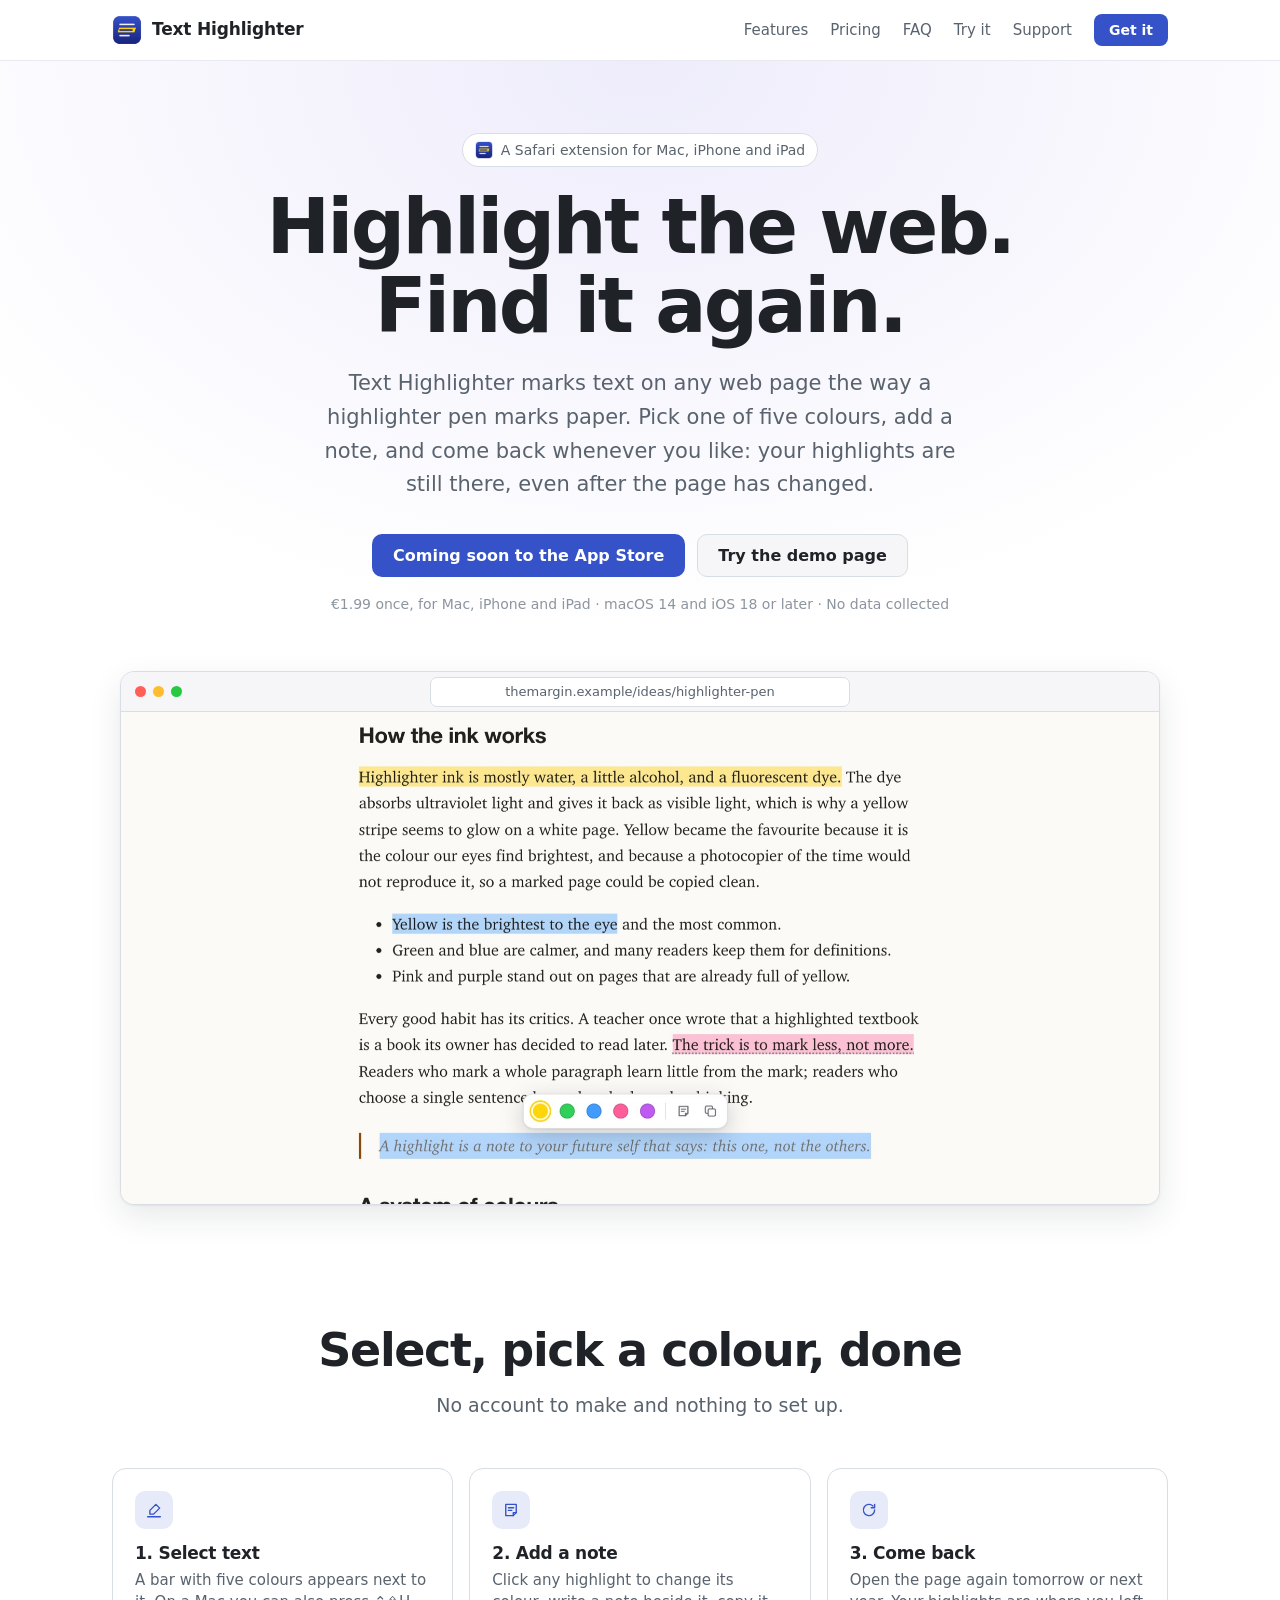
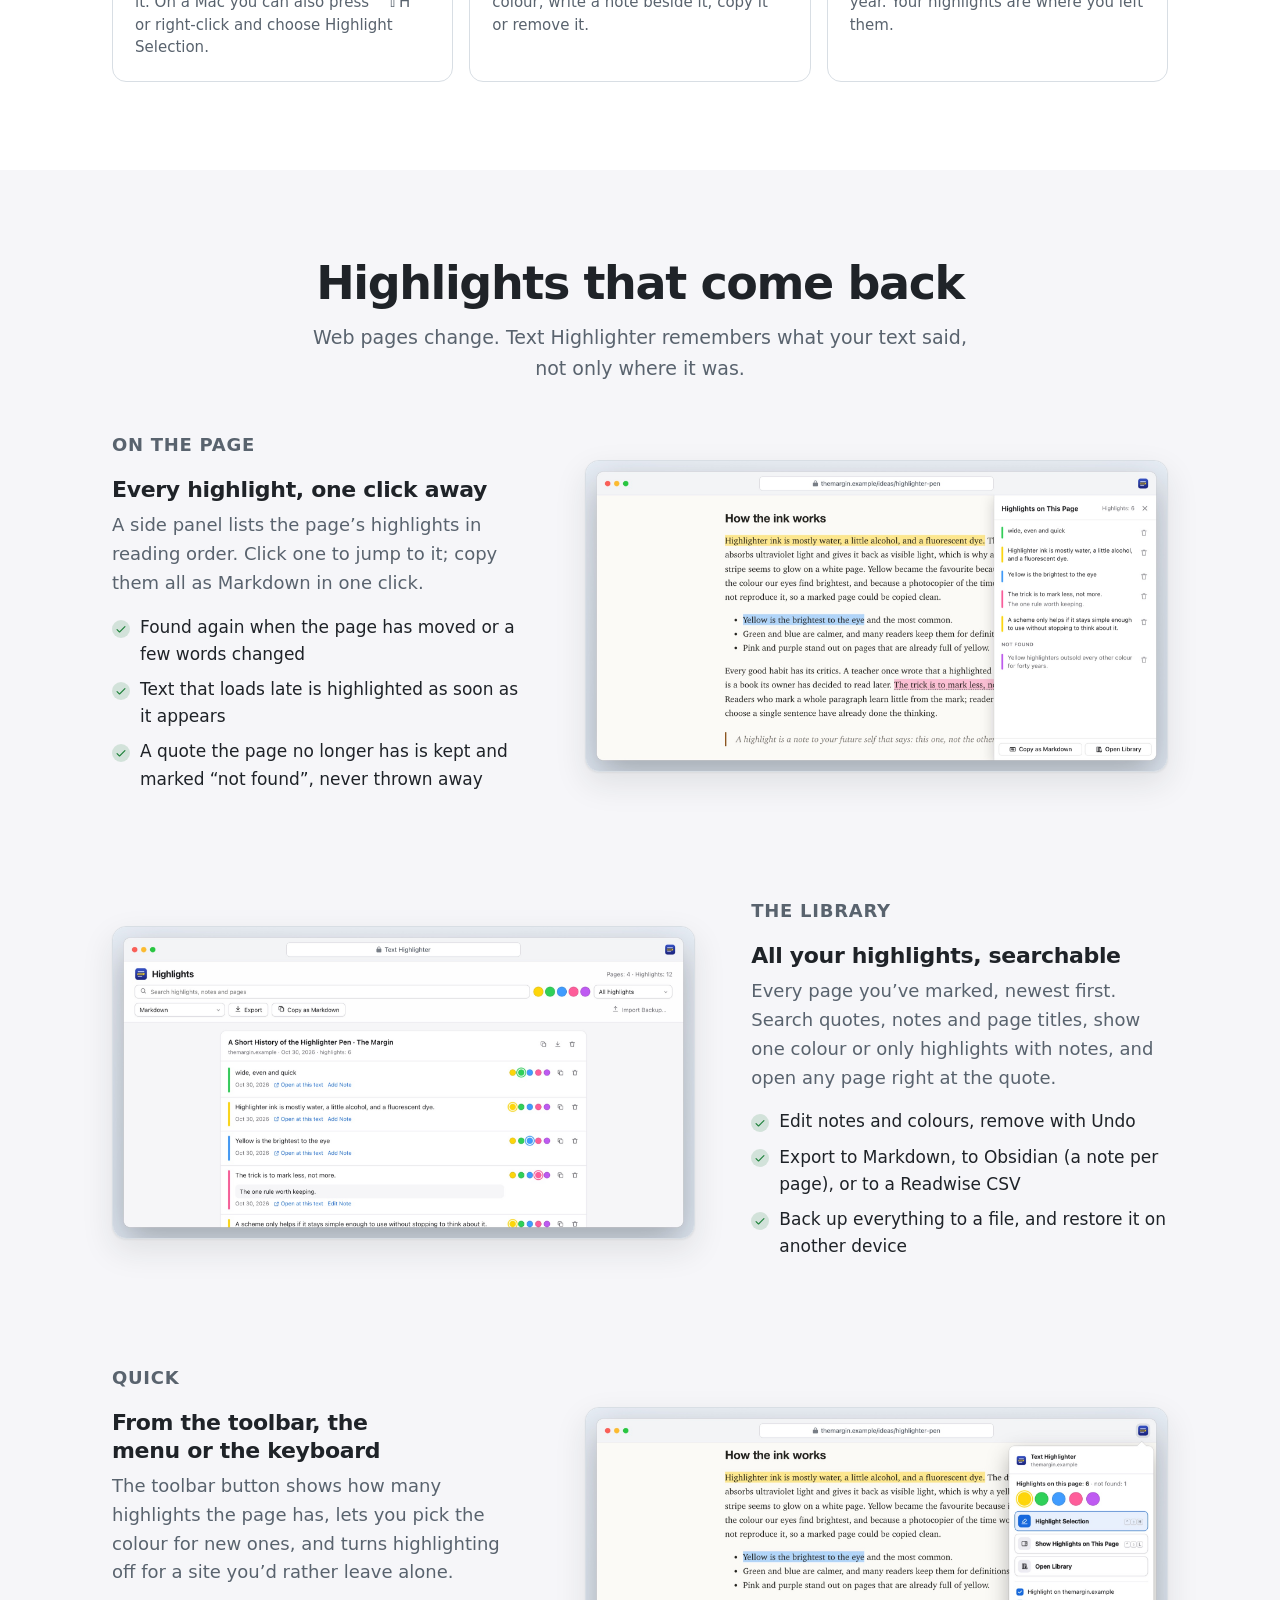
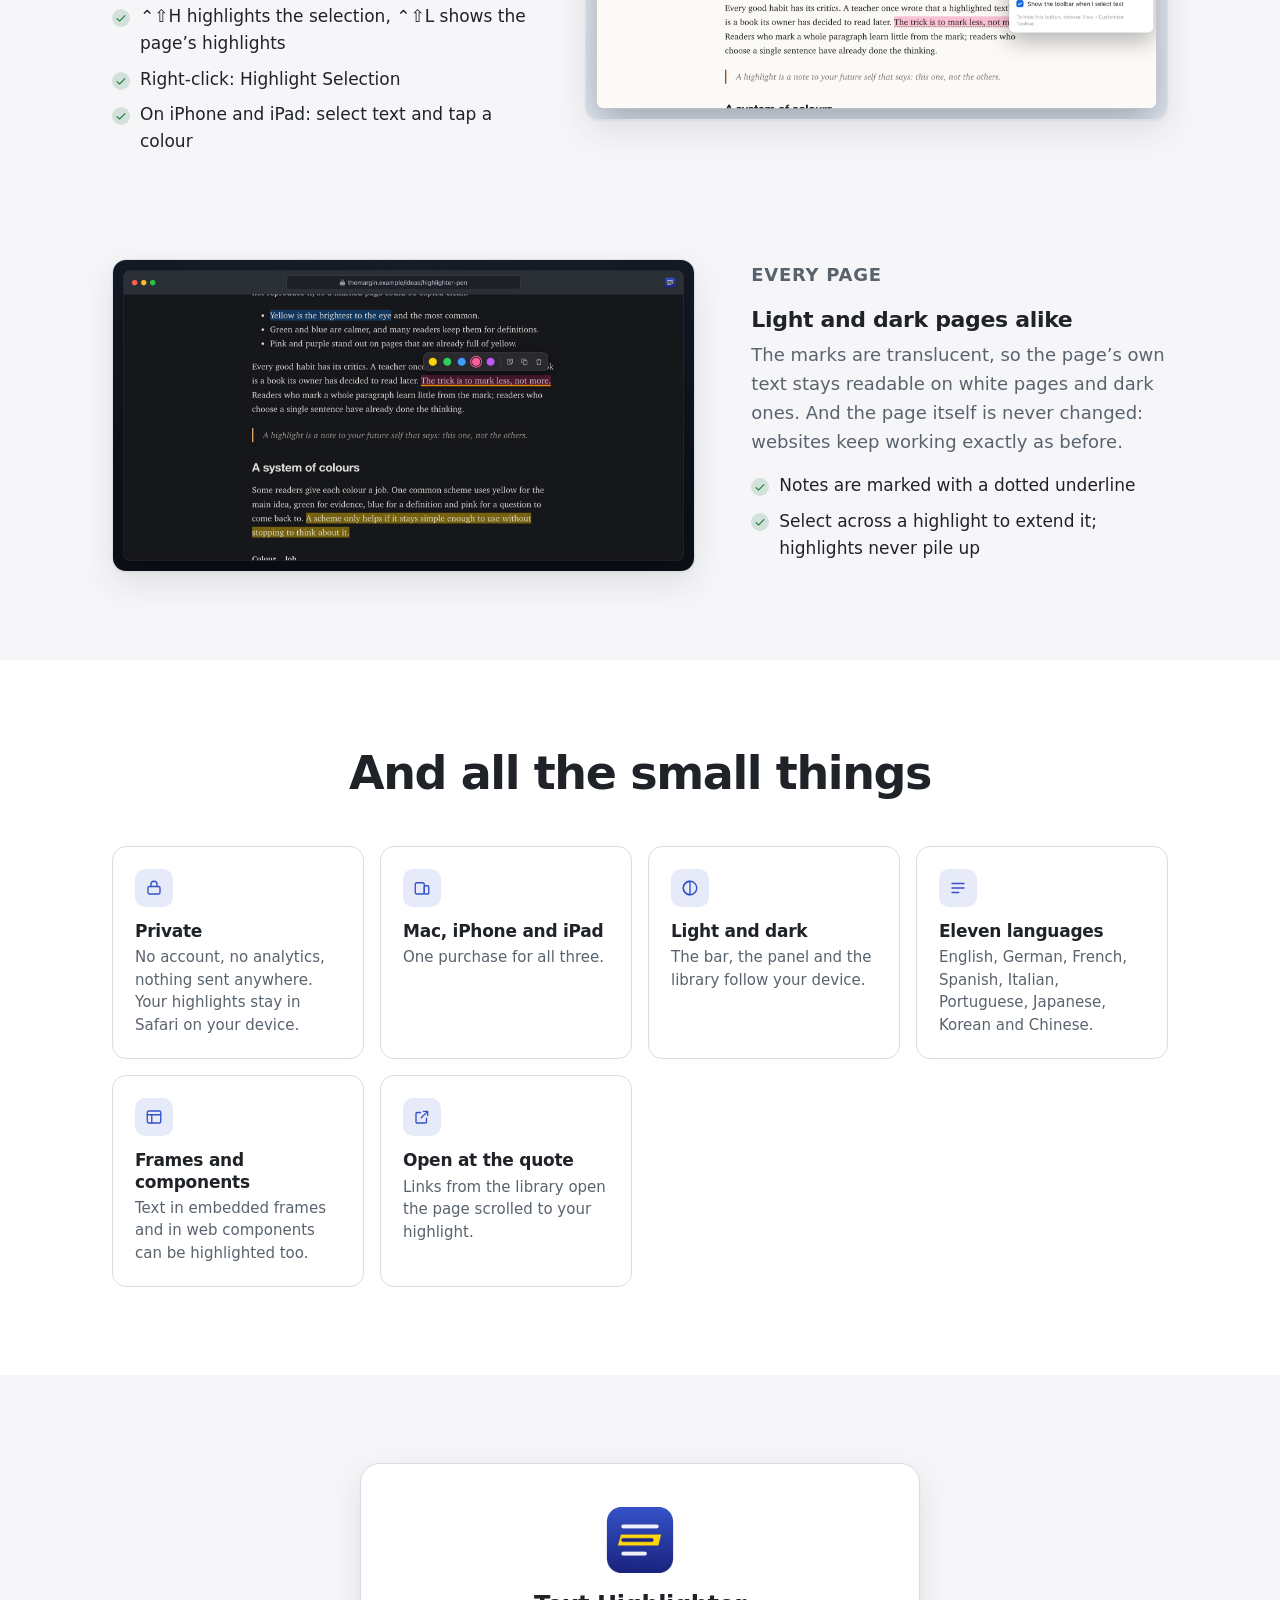
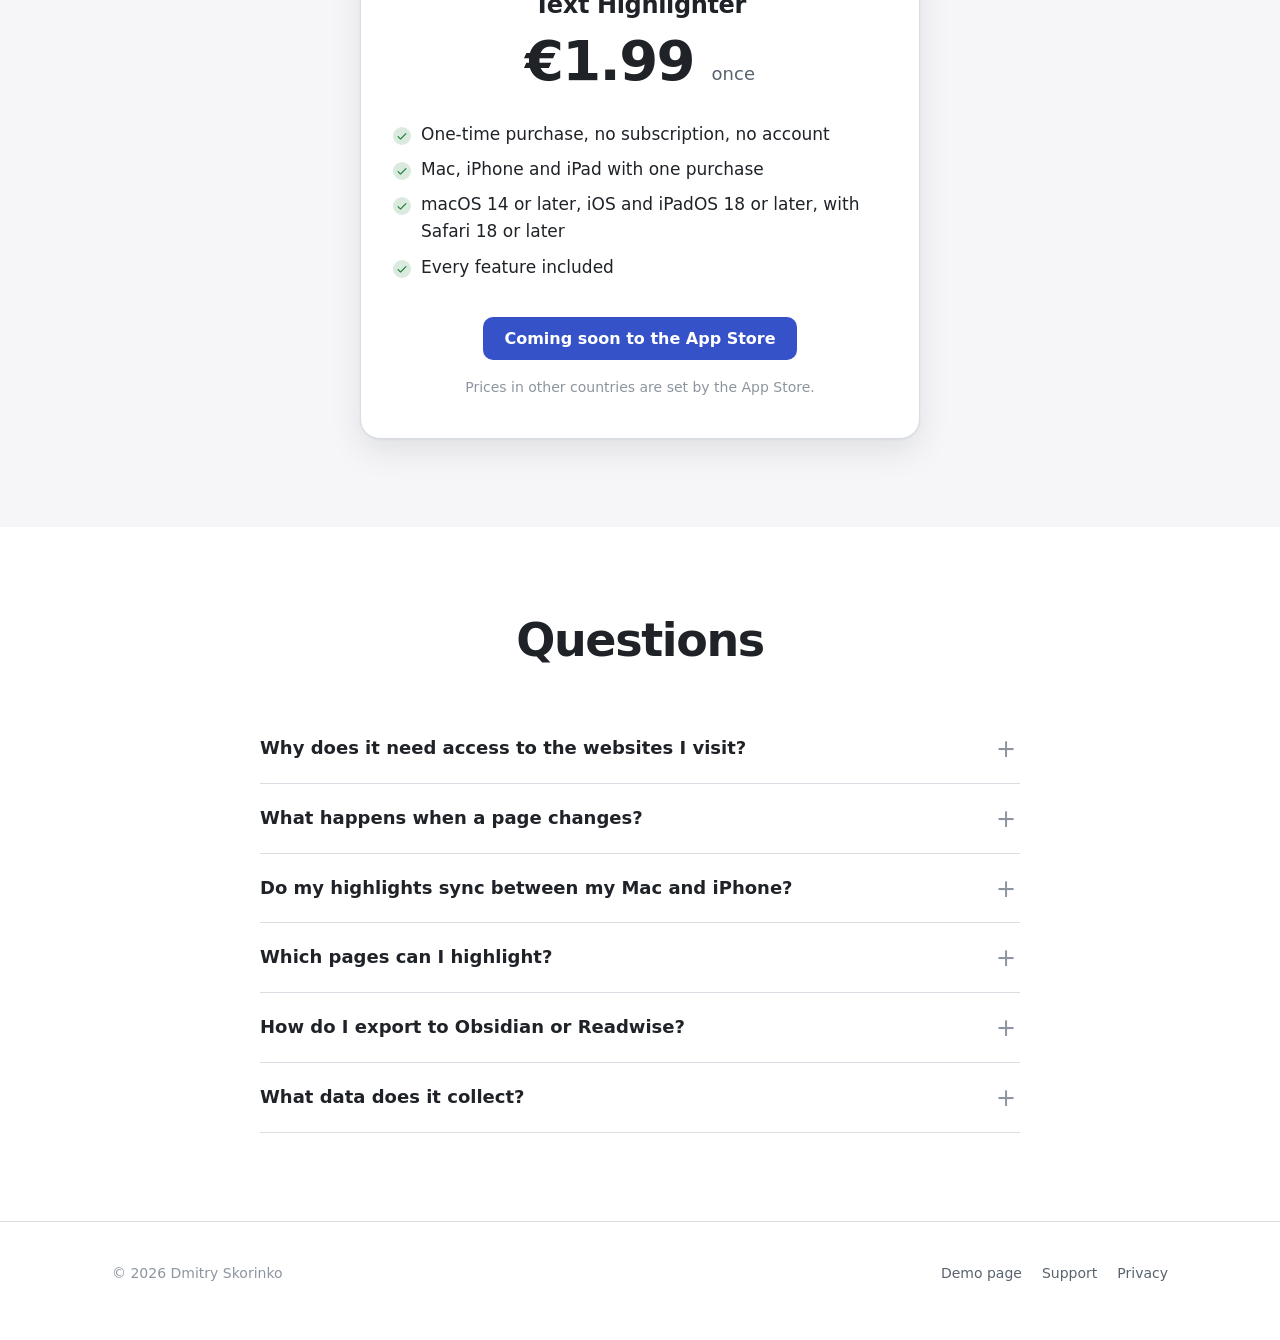
<file: index.html>
<!doctype html>
<html lang="en">
<head>
  <meta charset="utf-8">
  <meta name="viewport" content="width=device-width, initial-scale=1">
  <title>Text Highlighter for Safari: highlight the web, find it again</title>
  <meta name="description" content="A Safari extension for Mac, iPhone and iPad that highlights text on any web page in five colours, with notes. Highlights come back every time you return, and export to Markdown, Obsidian or Readwise. No account, no data collected.">
  <meta name="theme-color" content="#ffffff" media="(prefers-color-scheme: light)">
  <meta name="theme-color" content="#121116" media="(prefers-color-scheme: dark)">
  <meta property="og:type" content="website">
  <meta property="og:title" content="Text Highlighter for Safari">
  <meta property="og:description" content="Highlight text on any web page in five colours, with notes. Your highlights come back every time you return.">
  <meta property="og:url" content="https://skorinko.github.io/text-highlighter/">
  <meta property="og:image" content="https://skorinko.github.io/text-highlighter/img/og.jpg">
  <link rel="canonical" href="https://skorinko.github.io/text-highlighter/">
  <meta name="twitter:card" content="summary_large_image">
  <link rel="icon" href="img/icon.png">
  <link rel="apple-touch-icon" href="img/apple-touch-icon.png">
  <link rel="stylesheet" href="style.css">
  <script src="site.js" defer></script>
</head>
<body>

<header class="site-header">
  <div class="wrap">
    <a class="brand" href="./"><img src="img/icon.png" alt="">Text Highlighter</a>
    <nav class="site-nav" aria-label="Main">
      <a class="hide-sm" href="#features">Features</a>
      <a class="hide-sm" href="#pricing">Pricing</a>
      <a class="hide-sm" href="#faq">FAQ</a>
      <a href="demo.html">Try it</a>
      <a href="support.html">Support</a>
      <a class="btn btn-primary btn-small" href="#pricing">Get it</a>
    </nav>
  </div>
</header>

<main>
  <div class="hero">
    <div class="wrap">
      <p class="eyebrow"><img src="img/icon.png" alt="">A Safari extension for Mac, iPhone and iPad</p>
      <h1>Highlight the web. Find it again.</h1>
      <p class="lead">Text Highlighter marks text on any web page the way a highlighter pen marks paper. Pick one of five colours, add a note, and come back whenever you like: your highlights are still there, even after the page has changed.</p>
      <div class="cta">
        <a class="btn btn-primary" data-buy="Buy on the App Store · €1.99" href="#pricing"><span data-buy-label>Coming soon to the App Store</span></a>
        <a class="btn btn-ghost" href="demo.html">Try the demo page</a>
      </div>
      <p class="fine">€1.99 once, for Mac, iPhone and iPad · macOS 14 and iOS 18 or later · No data collected</p>

      <div class="frame">
        <div class="frame-bar">
          <div class="frame-dots"><i></i><i></i><i></i></div>
          <div class="frame-url">themargin.example/ideas/highlighter-pen</div>
          <div class="frame-spacer"></div>
        </div>
        <img src="img/hero.jpg" width="2000" height="948" alt="An article with highlights in four colours, and the colour bar over a new selection">
      </div>
    </div>
  </div>

  <section id="how">
    <div class="wrap">
      <div class="section-head">
        <h2>Select, pick a colour, done</h2>
        <p>No account to make and nothing to set up.</p>
      </div>
      <div class="trio">
        <div class="tile"><div class="icon"><svg class="line" viewBox="0 0 24 24" aria-hidden="true"><path d="m14.5 4.5 5 5-8 8H6.5v-5z"/><path d="M3.5 21h17"/></svg></div><h3>1. Select text</h3><p>A bar with five colours appears next to it. On a Mac you can also press ⌃⇧H or right-click and choose Highlight Selection.</p></div>
        <div class="tile"><div class="icon"><svg class="line" viewBox="0 0 24 24" aria-hidden="true"><path d="M5 4.5h14v11l-4 4H5z"/><path d="M15 19.5v-4h4M8.5 9h7M8.5 12.5h4.5"/></svg></div><h3>2. Add a note</h3><p>Click any highlight to change its colour, write a note beside it, copy it or remove it.</p></div>
        <div class="tile"><div class="icon"><svg class="line" viewBox="0 0 24 24" aria-hidden="true"><path d="M19.5 12a7.5 7.5 0 1 1-2.2-5.3"/><path d="M19.5 4.5V9H15"/></svg></div><h3>3. Come back</h3><p>Open the page again tomorrow or next year. Your highlights are where you left them.</p></div>
      </div>
    </div>
  </section>

  <section id="features" class="soft">
    <div class="wrap">
      <div class="section-head">
        <h2>Highlights that come back</h2>
        <p>Web pages change. Text Highlighter remembers what your text said, not only where it was.</p>
      </div>

      <div class="feature">
        <div class="feature-copy">
          <p class="kicker">On the page</p>
          <h3>Every highlight, one click away</h3>
          <p>A side panel lists the page’s highlights in reading order. Click one to jump to it; copy them all as Markdown in one click.</p>
          <ul class="ticks">
            <li>Found again when the page has moved or a few words changed</li>
            <li>Text that loads late is highlighted as soon as it appears</li>
            <li>A quote the page no longer has is kept and marked “not found”, never thrown away</li>
          </ul>
        </div>
        <div class="shot"><img src="img/2-panel.jpg" width="2000" height="1068" alt="The page panel listing six highlights, one with a note and one not found" loading="lazy"></div>
      </div>

      <div class="feature flip">
        <div class="feature-copy">
          <p class="kicker">The library</p>
          <h3>All your highlights, searchable</h3>
          <p>Every page you’ve marked, newest first. Search quotes, notes and page titles, show one colour or only highlights with notes, and open any page right at the quote.</p>
          <ul class="ticks">
            <li>Edit notes and colours, remove with Undo</li>
            <li>Export to Markdown, to Obsidian (a note per page), or to a Readwise CSV</li>
            <li>Back up everything to a file, and restore it on another device</li>
          </ul>
        </div>
        <div class="shot"><img src="img/3-library.jpg" width="2000" height="1068" alt="The library with pages, highlights, notes and search" loading="lazy"></div>
      </div>

      <div class="feature">
        <div class="feature-copy">
          <p class="kicker">Quick</p>
          <h3>From the toolbar, the menu or the keyboard</h3>
          <p>The toolbar button shows how many highlights the page has, lets you pick the colour for new ones, and turns highlighting off for a site you’d rather leave alone.</p>
          <ul class="ticks">
            <li>⌃⇧H highlights the selection, ⌃⇧L shows the page’s highlights</li>
            <li>Right-click: Highlight Selection</li>
            <li>On iPhone and iPad: select text and tap a colour</li>
          </ul>
        </div>
        <div class="shot"><img src="img/4-popup.jpg" width="2000" height="1068" alt="The Text Highlighter popup over a page" loading="lazy"></div>
      </div>

      <div class="feature flip">
        <div class="feature-copy">
          <p class="kicker">Every page</p>
          <h3>Light and dark pages alike</h3>
          <p>The marks are translucent, so the page’s own text stays readable on white pages and dark ones. And the page itself is never changed: websites keep working exactly as before.</p>
          <ul class="ticks">
            <li>Notes are marked with a dotted underline</li>
            <li>Select across a highlight to extend it; highlights never pile up</li>
          </ul>
        </div>
        <div class="shot"><img src="img/5-dark.jpg" width="2000" height="1068" alt="Highlights on a dark page, with the colour menu open on one" loading="lazy"></div>
      </div>
    </div>
  </section>

  <section id="details">
    <div class="wrap">
      <div class="section-head"><h2>And all the small things</h2></div>
      <div class="grid">
        <div class="tile"><div class="icon"><svg class="line" viewBox="0 0 24 24" aria-hidden="true"><rect x="4" y="10" width="16" height="10" rx="2"/><path d="M8 10V7a4 4 0 0 1 8 0v3"/></svg></div><h3>Private</h3><p>No account, no analytics, nothing sent anywhere. Your highlights stay in Safari on your device.</p></div>
        <div class="tile"><div class="icon"><svg class="line" viewBox="0 0 24 24" aria-hidden="true"><rect x="3" y="5" width="12" height="15" rx="2"/><rect x="15" y="9" width="6" height="11" rx="1.5"/></svg></div><h3>Mac, iPhone and iPad</h3><p>One purchase for all three.</p></div>
        <div class="tile"><div class="icon"><svg class="line" viewBox="0 0 24 24" aria-hidden="true"><path d="M12 3a9 9 0 1 0 0 18V3Z"/><circle cx="12" cy="12" r="9"/></svg></div><h3>Light and dark</h3><p>The bar, the panel and the library follow your device.</p></div>
        <div class="tile"><div class="icon"><svg class="line" viewBox="0 0 24 24" aria-hidden="true"><path d="M4 6h16M4 12h16M4 18h9"/></svg></div><h3>Eleven languages</h3><p>English, German, French, Spanish, Italian, Portuguese, Japanese, Korean and Chinese.</p></div>
        <div class="tile"><div class="icon"><svg class="line" viewBox="0 0 24 24" aria-hidden="true"><rect x="3" y="4" width="18" height="16" rx="2"/><path d="M3 9h18M9 9v11"/></svg></div><h3>Frames and components</h3><p>Text in embedded frames and in web components can be highlighted too.</p></div>
        <div class="tile"><div class="icon"><svg class="line" viewBox="0 0 24 24" aria-hidden="true"><path d="M14 4.5h5.5V10M19.5 4.5 11 13"/><path d="M18 14v4.5a1.5 1.5 0 0 1-1.5 1.5h-11A1.5 1.5 0 0 1 4 18.5v-11A1.5 1.5 0 0 1 5.5 6H10"/></svg></div><h3>Open at the quote</h3><p>Links from the library open the page scrolled to your highlight.</p></div>
      </div>
    </div>
  </section>

  <section id="pricing" class="soft">
    <div class="wrap">
      <div class="price-card">
        <img src="img/icon.png" alt="">
        <h2>Text Highlighter</h2>
        <p class="price">€1.99 <small>once</small></p>
        <ul class="ticks">
          <li>One-time purchase, no subscription, no account</li>
          <li>Mac, iPhone and iPad with one purchase</li>
          <li>macOS 14 or later, iOS and iPadOS 18 or later, with Safari 18 or later</li>
          <li>Every feature included</li>
        </ul>
        <div><a class="btn btn-primary" data-buy="Buy on the App Store" href="#pricing"><span data-buy-label>Coming soon to the App Store</span></a></div>
        <p class="fine">Prices in other countries are set by the App Store.</p>
      </div>
    </div>
  </section>

  <section id="faq">
    <div class="wrap">
      <div class="section-head"><h2>Questions</h2></div>
      <div class="faq">
        <details>
          <summary>Why does it need access to the websites I visit?</summary>
          <p>So your highlights can reappear when you come back to a page, without a click. Text Highlighter reads a page only to find your own highlighted text, keeps everything on your device and sends nothing anywhere. You can turn it off for any site from its toolbar button, or allow it only on the sites you choose in Safari’s settings.</p>
        </details>
        <details>
          <summary>What happens when a page changes?</summary>
          <p>Each highlight remembers its words and the words around them. If the text moved, it’s found where it went. If a few words changed, the closest match is found. If the text is gone, the highlight is kept in the library and the page’s panel, marked “not found”, so your quote and note are never lost.</p>
        </details>
        <details>
          <summary>Do my highlights sync between my Mac and iPhone?</summary>
          <p>Not yet. Each device keeps its own highlights. You can move them with Export, Backup and Import Backup in the library.</p>
        </details>
        <details>
          <summary>Which pages can I highlight?</summary>
          <p>Any web page. Safari doesn’t let extensions into its own pages, such as Settings or the Start Page, or into PDF files.</p>
        </details>
        <details>
          <summary>How do I export to Obsidian or Readwise?</summary>
          <p>In the library, choose Obsidian (a note per page, in a ZIP) or Readwise CSV, then Export. Readwise imports the CSV on its import page; Obsidian notes go into your vault folder.</p>
        </details>
        <details>
          <summary>What data does it collect?</summary>
          <p>None. Read the <a href="privacy.html">privacy policy</a>.</p>
        </details>
      </div>
    </div>
  </section>
</main>

<footer class="site-footer">
  <div class="wrap">
    <span>© <span data-year>2026</span> Dmitry Skorinko</span>
    <nav aria-label="Footer"><a href="demo.html">Demo page</a><a href="support.html">Support</a><a href="privacy.html">Privacy</a></nav>
  </div>
</footer>

</body>
</html>
</file>
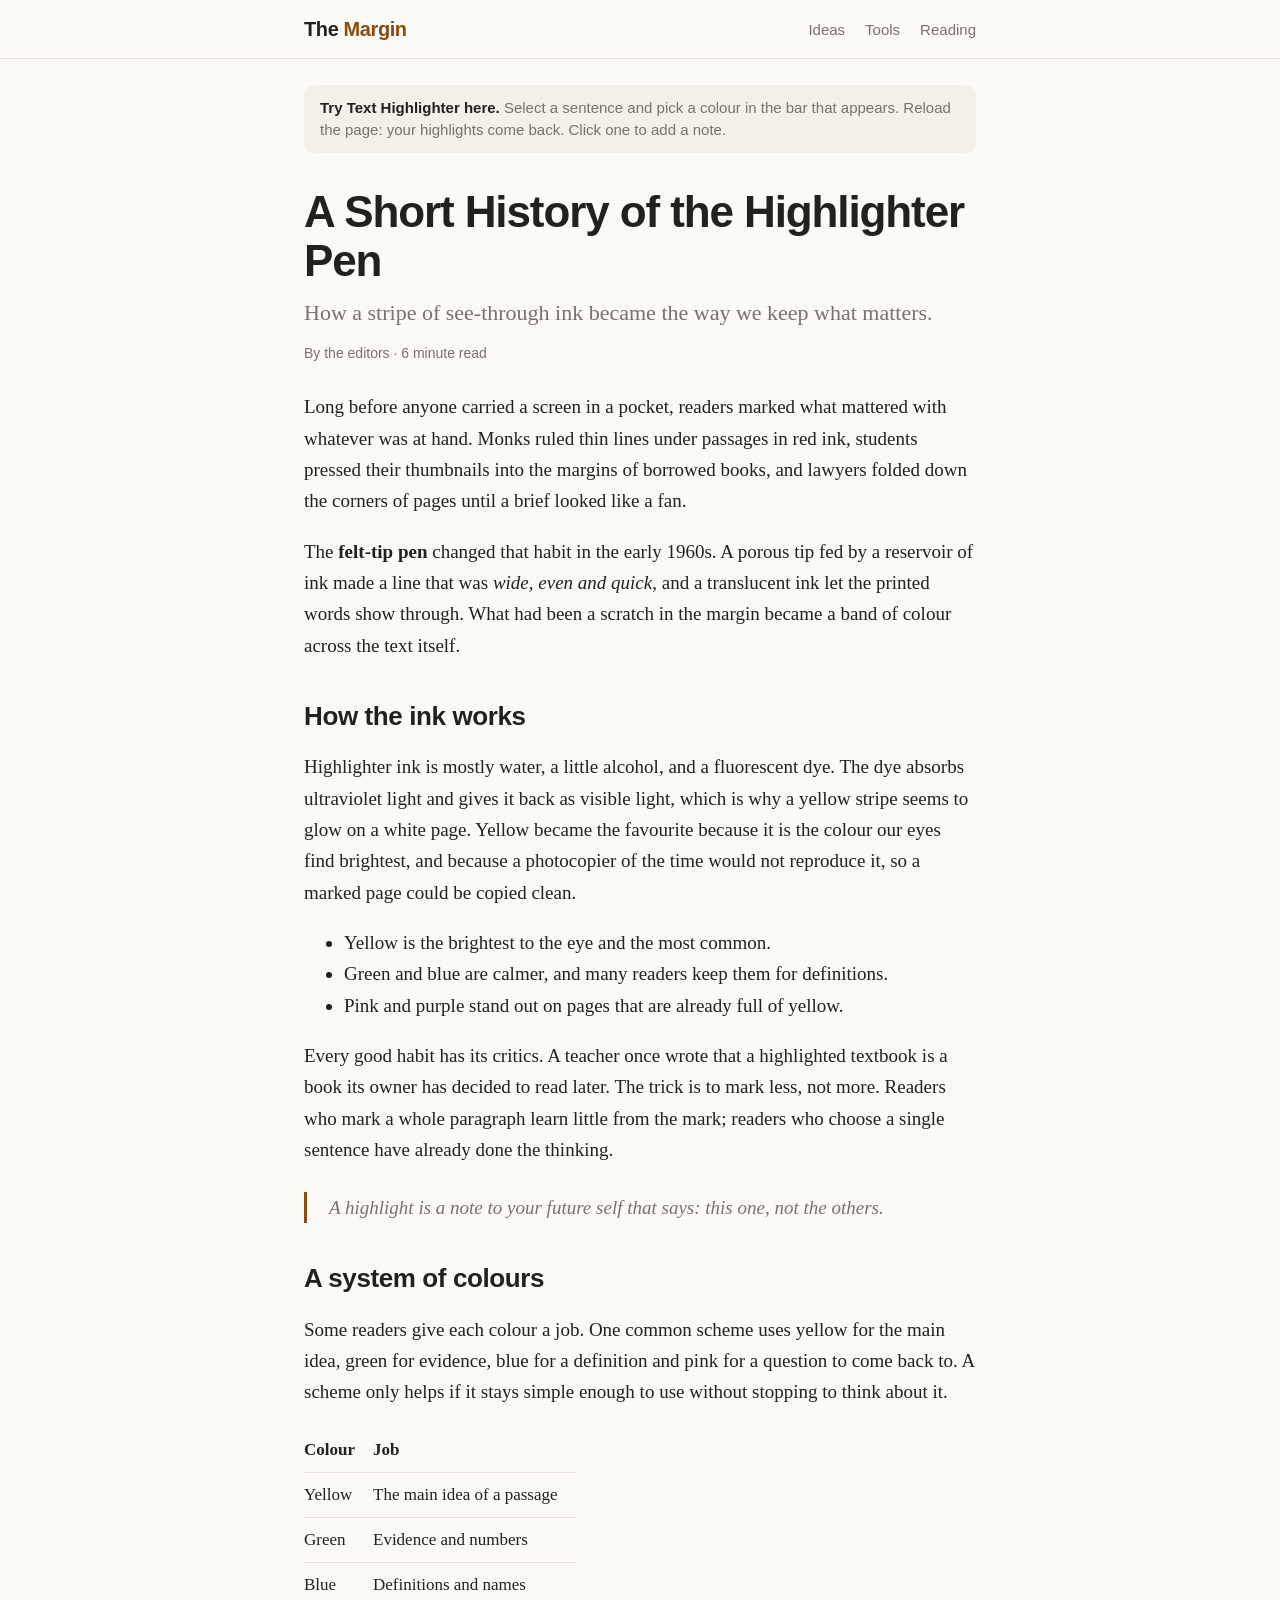
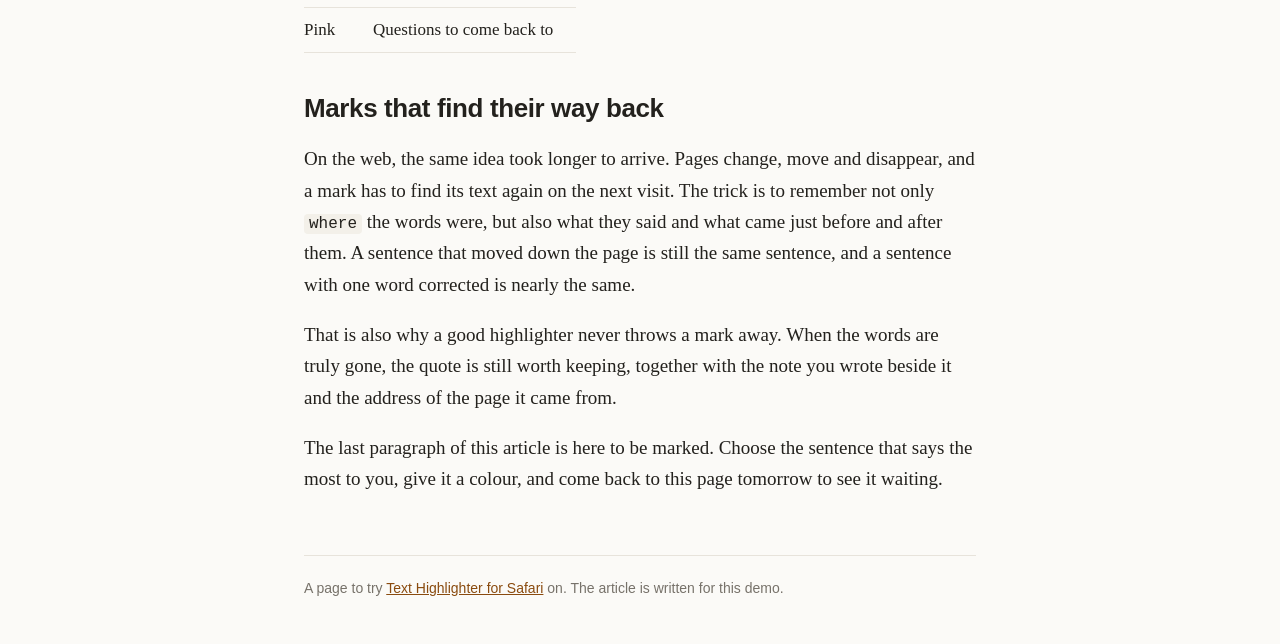
<file: demo.html>
<!doctype html>
<html lang="en">
<head>
<meta charset="utf-8">
<meta name="viewport" content="width=device-width, initial-scale=1">
<title>A Short History of the Highlighter Pen · The Margin</title>
<meta name="description" content="A page to try Text Highlighter for Safari on: select a sentence and pick a colour.">
<link rel="icon" href="img/icon.png">
<style>
  :root { color-scheme: light; --bg: #fbfaf7; --fg: #23211d; --muted: #77726a; --rule: #e7e3db; --link: #8a4b0f; --card: #f3f0e9; }
  /* ?dark, or the reader's dark mode: a dark site, to see the marks on one. */
  .dark { color-scheme: dark; --bg: #16171a; --fg: #dcdad5; --muted: #9a978f; --rule: #2c2d31; --link: #f0b26a; --card: #212226; }
  @media (prefers-color-scheme: dark) { :root:not(.light) { color-scheme: dark; --bg: #16171a; --fg: #dcdad5; --muted: #9a978f; --rule: #2c2d31; --link: #f0b26a; --card: #212226; } }
  * { box-sizing: border-box; }
  body { margin: 0; background: var(--bg); color: var(--fg); font: 19px/1.65 Charter, "Iowan Old Style", Georgia, serif; -webkit-font-smoothing: antialiased; }
  .top { border-bottom: 1px solid var(--rule); }
  .top .wrap { display: flex; align-items: center; justify-content: space-between; height: 58px; }
  .masthead { font: 700 20px/1 -apple-system, "Helvetica Neue", sans-serif; letter-spacing: -0.02em; color: var(--fg); text-decoration: none; }
  .masthead span { color: var(--link); }
  .top nav { font: 15px -apple-system, "Helvetica Neue", sans-serif; display: flex; gap: 20px; }
  .top nav a { color: var(--muted); text-decoration: none; }
  .wrap { max-width: 720px; margin: 0 auto; padding: 0 24px; }
  .tip { margin: 26px 0 0; padding: 12px 16px; border-radius: 10px; background: var(--card); font: 15px/1.45 -apple-system, "Helvetica Neue", sans-serif; color: var(--muted); }
  .tip strong { color: var(--fg); }
  h1 { font: 700 44px/1.12 -apple-system, "Helvetica Neue", sans-serif; letter-spacing: -0.025em; margin: 34px 0 10px; }
  .dek { font-size: 22px; color: var(--muted); margin: 0 0 14px; }
  .byline { font: 14px -apple-system, "Helvetica Neue", sans-serif; color: var(--muted); margin: 0 0 30px; }
  h2 { font: 700 26px/1.2 -apple-system, "Helvetica Neue", sans-serif; letter-spacing: -0.015em; margin: 40px 0 8px; }
  a { color: var(--link); }
  blockquote { margin: 1.4em 0; padding: 0 0 0 22px; border-left: 3px solid var(--link); font-style: italic; color: var(--muted); }
  table { border-collapse: collapse; margin: 1.2em 0; font-size: 17px; }
  td, th { border-bottom: 1px solid var(--rule); padding: 8px 18px 8px 0; text-align: left; }
  code { font: 16px ui-monospace, Menlo, monospace; background: var(--card); padding: 1px 5px; border-radius: 4px; }
  footer { border-top: 1px solid var(--rule); margin-top: 60px; padding: 24px 0 48px; font: 14px -apple-system, "Helvetica Neue", sans-serif; color: var(--muted); }
  @media (max-width: 600px) { body { font-size: 18px; } h1 { font-size: 34px; } .dek { font-size: 19px; } .top nav { display: none; } }
</style>
<script>
  // ?dark and ?light pick a theme regardless of the system setting; ?shot hides the tip.
  const q = location.search;
  if (/[?&]dark\b/.test(q)) document.documentElement.classList.add('dark');
  if (/[?&]light\b/.test(q)) document.documentElement.classList.add('light');
  if (/[?&]shot\b/.test(q)) document.documentElement.classList.add('shot');
</script>
<style>.shot .tip { display: none; }</style>
</head>
<body>
<header class="top"><div class="wrap">
  <a class="masthead" href="./">The <span>Margin</span></a>
  <nav><a href="#">Ideas</a><a href="#">Tools</a><a href="#">Reading</a></nav>
</div></header>
<main class="wrap">
<p class="tip"><strong>Try Text Highlighter here.</strong> Select a sentence and pick a colour in the bar that appears. Reload the page: your highlights come back. Click one to add a note.</p>
<article>
<h1>A Short History of the Highlighter Pen</h1>
<p class="dek">How a stripe of see-through ink became the way we keep what matters.</p>
<p class="byline">By the editors · 6 minute read</p>

<p>Long before anyone carried a screen in a pocket, readers marked what mattered with whatever was at hand. Monks ruled thin lines under passages in red ink, students pressed their thumbnails into the margins of borrowed books, and lawyers folded down the corners of pages until a brief looked like a fan.</p>

<p>The <strong>felt-tip pen</strong> changed that habit in the early 1960s. A porous tip fed by a reservoir of ink made a line that was <em>wide, even and quick</em>, and a translucent ink let the printed words show through. What had been a scratch in the margin became a band of colour across the text itself.</p>

<h2>How the ink works</h2>

<p>Highlighter ink is mostly water, a little alcohol, and a fluorescent dye. The dye absorbs ultraviolet light and gives it back as visible light, which is why a yellow stripe seems to glow on a white page. Yellow became the favourite because it is the colour our eyes find brightest, and because a photocopier of the time would not reproduce it, so a marked page could be copied clean.</p>

<ul>
  <li>Yellow is the brightest to the eye and the most common.</li>
  <li>Green and blue are calmer, and many readers keep them for definitions.</li>
  <li>Pink and purple stand out on pages that are already full of yellow.</li>
</ul>

<p>Every good habit has its critics. A teacher once wrote that a highlighted textbook is a book its owner has decided to read later. The trick is to mark less, not more. Readers who mark a whole paragraph learn little from the mark; readers who choose a single sentence have already done the thinking.</p>

<blockquote><p>A highlight is a note to your future self that says: this one, not the others.</p></blockquote>

<h2>A system of colours</h2>

<p>Some readers give each colour a job. One common scheme uses yellow for the main idea, green for evidence, blue for a definition and pink for a question to come back to. A scheme only helps if it stays simple enough to use without stopping to think about it.</p>

<table>
  <thead><tr><th>Colour</th><th>Job</th></tr></thead>
  <tbody>
    <tr><td>Yellow</td><td>The main idea of a passage</td></tr>
    <tr><td>Green</td><td>Evidence and numbers</td></tr>
    <tr><td>Blue</td><td>Definitions and names</td></tr>
    <tr><td>Pink</td><td>Questions to come back to</td></tr>
  </tbody>
</table>

<h2>Marks that find their way back</h2>

<p>On the web, the same idea took longer to arrive. Pages change, move and disappear, and a mark has to find its text again on the next visit. The trick is to remember not only <code>where</code> the words were, but also what they said and what came just before and after them. A sentence that moved down the page is still the same sentence, and a sentence with one word corrected is nearly the same.</p>

<p>That is also why a good highlighter never throws a mark away. When the words are truly gone, the quote is still worth keeping, together with the note you wrote beside it and the address of the page it came from.</p>

<p>The last paragraph of this article is here to be marked. Choose the sentence that says the most to you, give it a colour, and come back to this page tomorrow to see it waiting.</p>
</article>
<footer>A page to try <a href="./">Text Highlighter for Safari</a> on. The article is written for this demo.</footer>
</main>
</body>
</html>
</file>
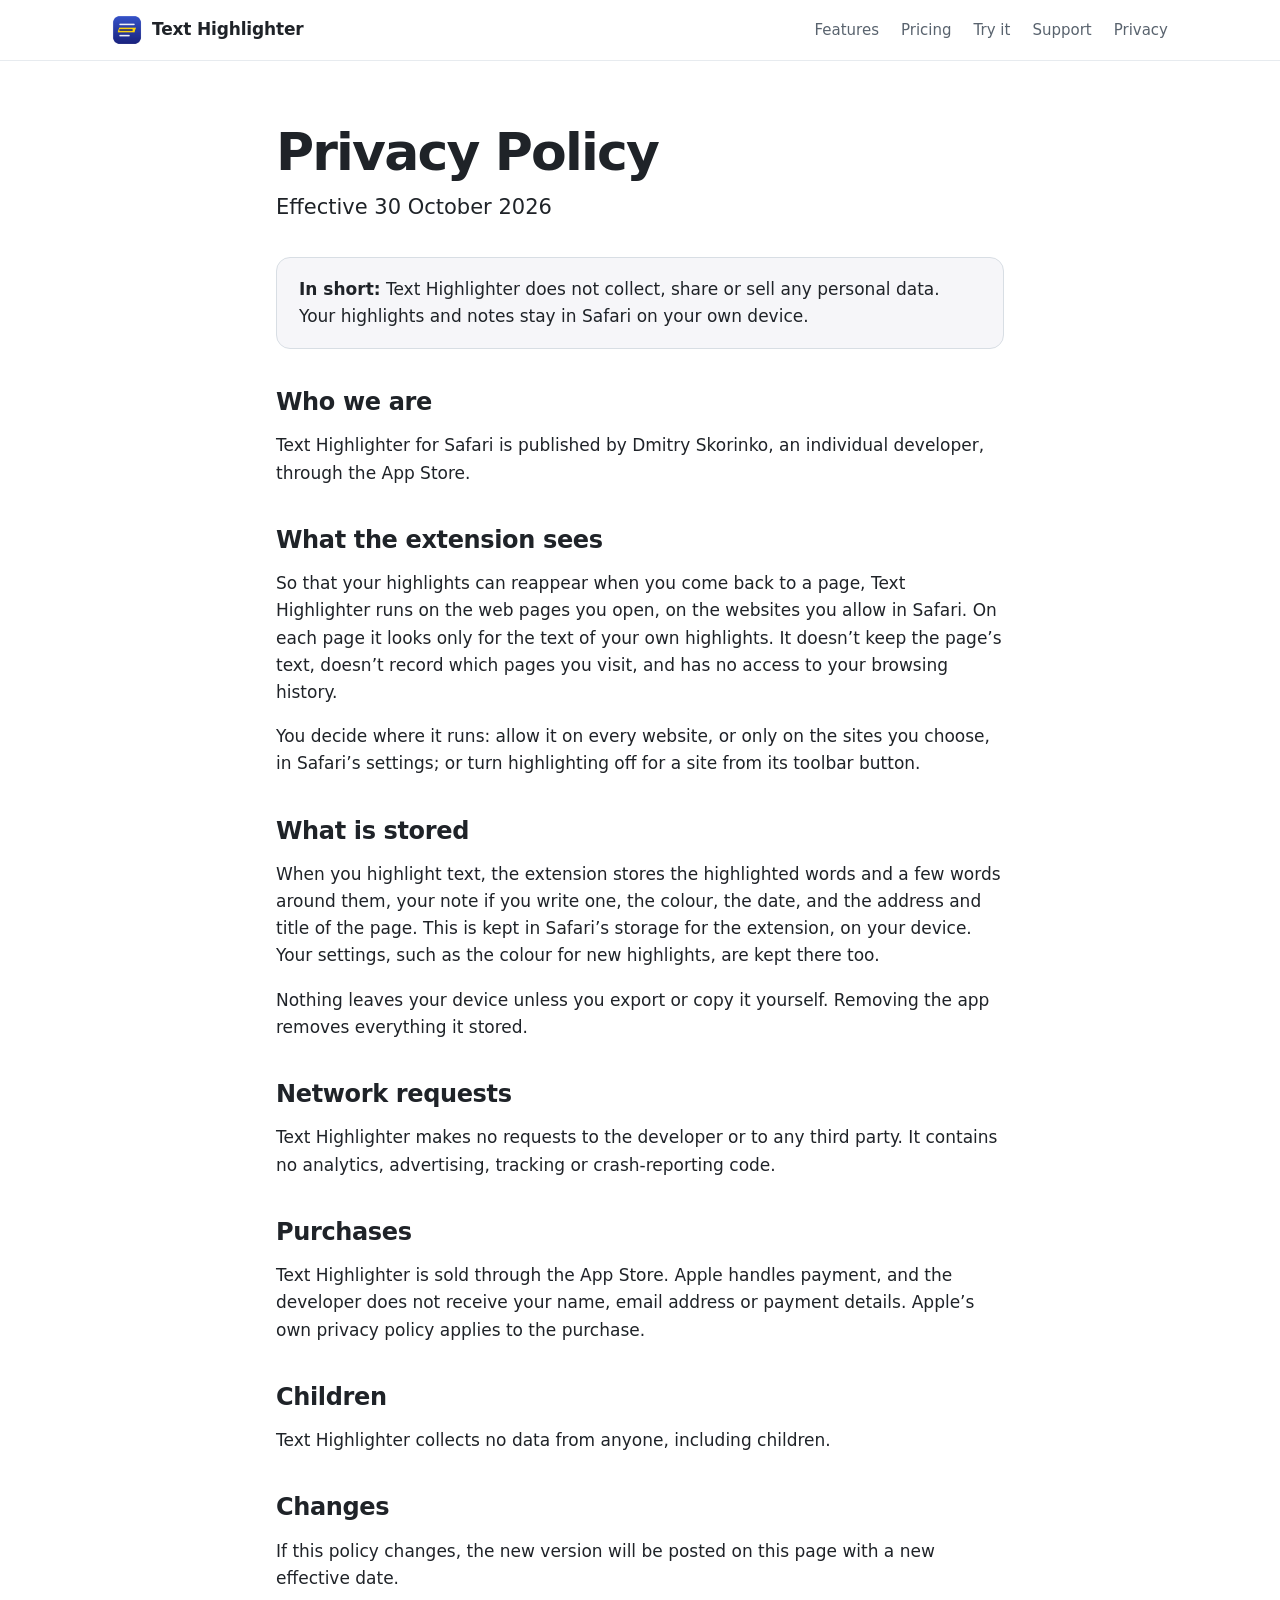
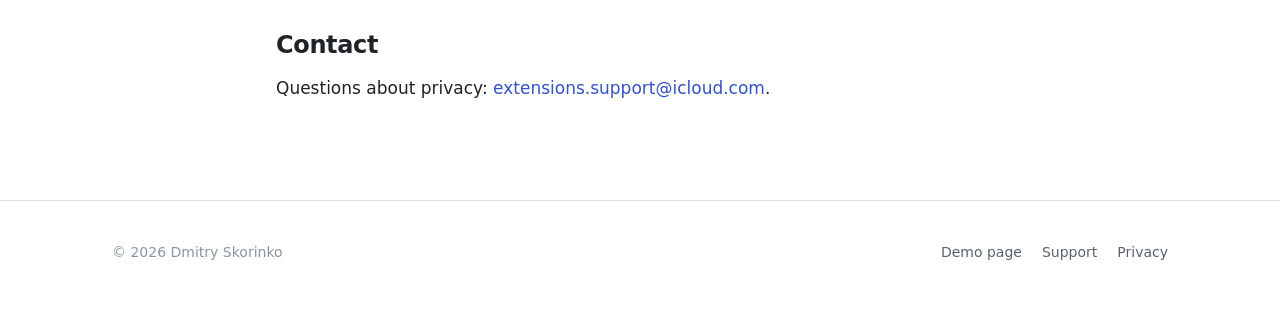
<file: privacy.html>
<!doctype html>
<html lang="en">
<head>
  <meta charset="utf-8">
  <meta name="viewport" content="width=device-width, initial-scale=1">
  <title>Privacy Policy · Text Highlighter for Safari</title>
  <meta name="description" content="Text Highlighter collects no personal data. Your highlights and notes stay in Safari on your own device.">
  <link rel="icon" href="img/icon.png">
  <link rel="apple-touch-icon" href="img/apple-touch-icon.png">
  <link rel="stylesheet" href="style.css">
  <script src="site.js" defer></script>
</head>
<body>
<header class="site-header">
  <div class="wrap">
    <a class="brand" href="./"><img src="img/icon.png" alt="">Text Highlighter</a>
    <nav class="site-nav" aria-label="Main">
      <a class="hide-sm" href="./#features">Features</a>
      <a class="hide-sm" href="./#pricing">Pricing</a>
      <a href="demo.html">Try it</a>
      <a href="support.html">Support</a>
      <a href="privacy.html">Privacy</a>
    </nav>
  </div>
</header>
<main class="page">
  <h1>Privacy Policy</h1>
  <p class="lead">Effective 30 October 2026</p>

  <div class="callout">
    <p style="margin:0"><strong>In short:</strong> Text Highlighter does not collect, share or sell any personal data. Your highlights and notes stay in Safari on your own device.</p>
  </div>

  <h2>Who we are</h2>
  <p>Text Highlighter for Safari is published by Dmitry Skorinko, an individual developer, through the App Store.</p>

  <h2>What the extension sees</h2>
  <p>So that your highlights can reappear when you come back to a page, Text Highlighter runs on the web pages you open, on the websites you allow in Safari. On each page it looks only for the text of your own highlights. It doesn’t keep the page’s text, doesn’t record which pages you visit, and has no access to your browsing history.</p>
  <p>You decide where it runs: allow it on every website, or only on the sites you choose, in Safari’s settings; or turn highlighting off for a site from its toolbar button.</p>

  <h2>What is stored</h2>
  <p>When you highlight text, the extension stores the highlighted words and a few words around them, your note if you write one, the colour, the date, and the address and title of the page. This is kept in Safari’s storage for the extension, on your device. Your settings, such as the colour for new highlights, are kept there too.</p>
  <p>Nothing leaves your device unless you export or copy it yourself. Removing the app removes everything it stored.</p>

  <h2>Network requests</h2>
  <p>Text Highlighter makes no requests to the developer or to any third party. It contains no analytics, advertising, tracking or crash-reporting code.</p>

  <h2>Purchases</h2>
  <p>Text Highlighter is sold through the App Store. Apple handles payment, and the developer does not receive your name, email address or payment details. Apple’s own privacy policy applies to the purchase.</p>

  <h2>Children</h2>
  <p>Text Highlighter collects no data from anyone, including children.</p>

  <h2>Changes</h2>
  <p>If this policy changes, the new version will be posted on this page with a new effective date.</p>

  <h2>Contact</h2>
  <p>Questions about privacy: <span data-email><a href="mailto:extensions.support@icloud.com">extensions.support@icloud.com</a></span>.</p>
</main>
<footer class="site-footer">
  <div class="wrap">
    <span>© <span data-year>2026</span> Dmitry Skorinko</span>
    <nav aria-label="Footer"><a href="demo.html">Demo page</a><a href="support.html">Support</a><a href="privacy.html">Privacy</a></nav>
  </div>
</footer>
</body>
</html>
</file>
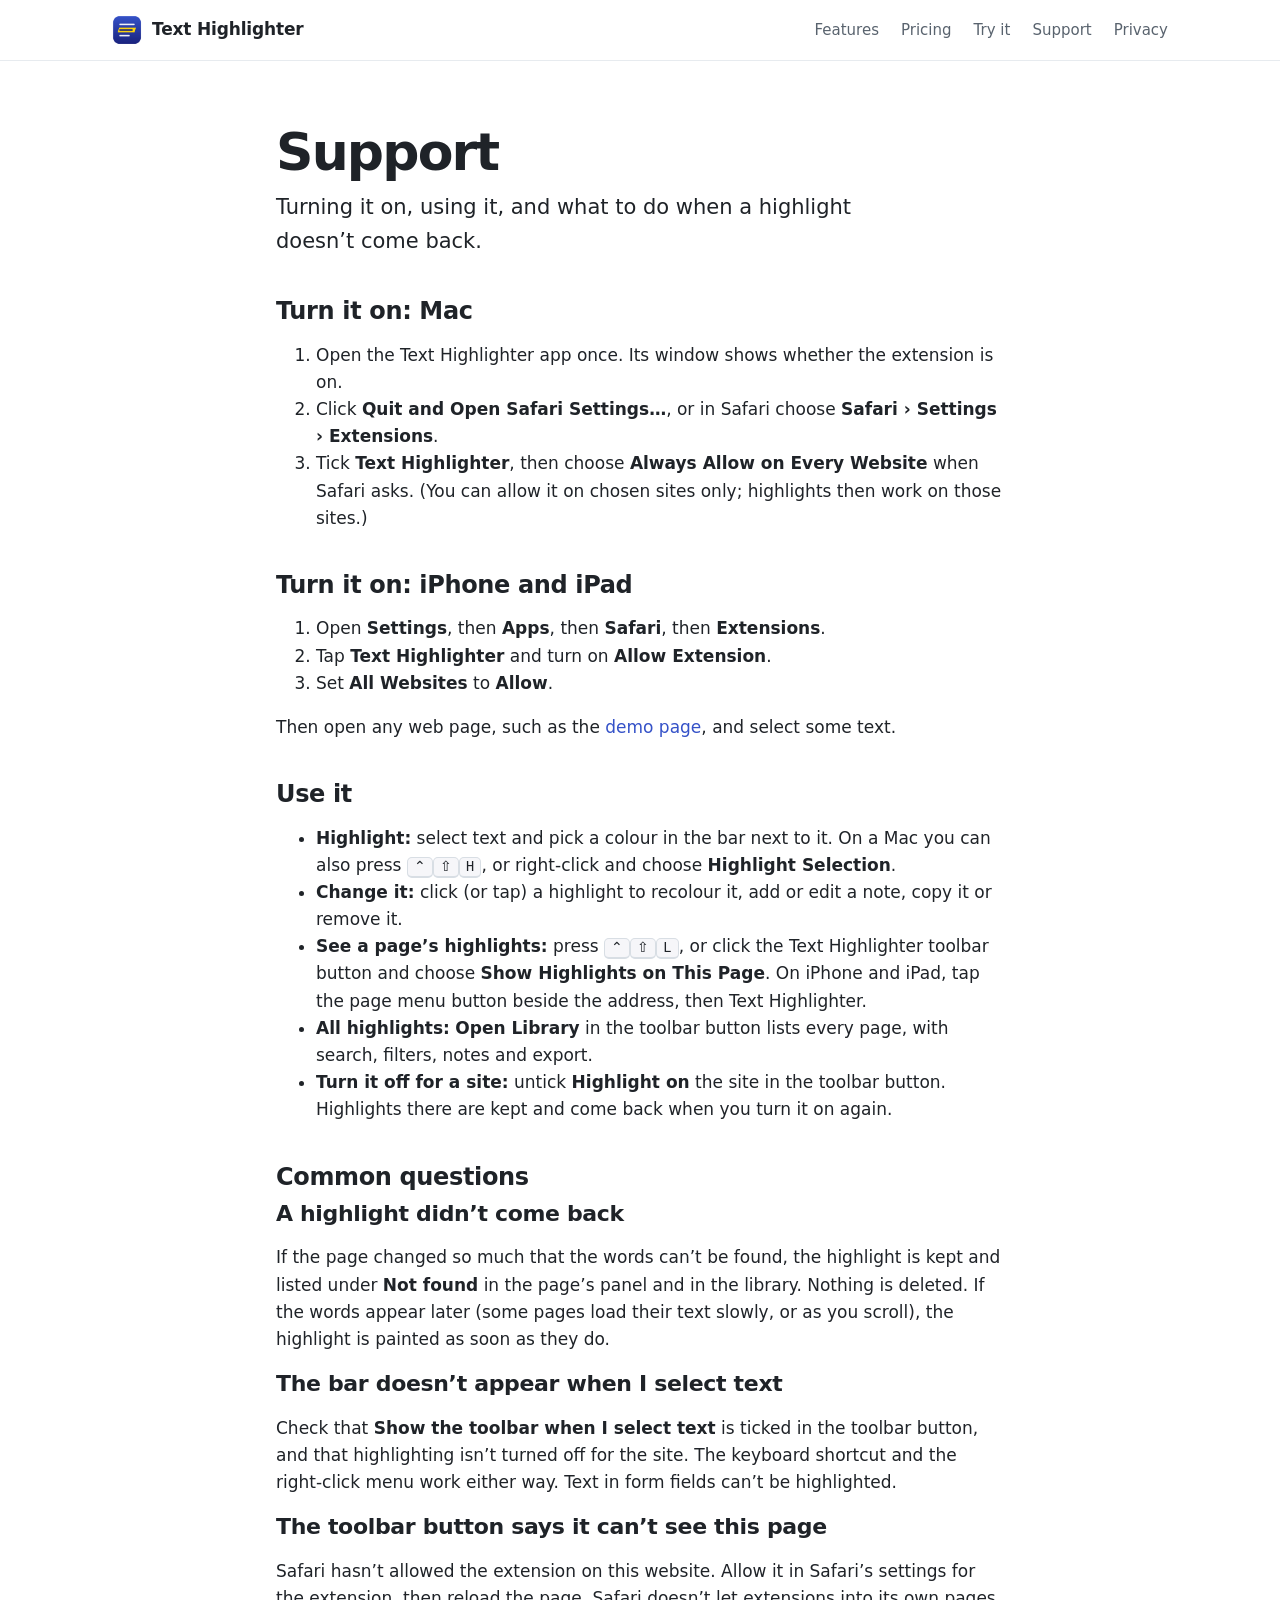
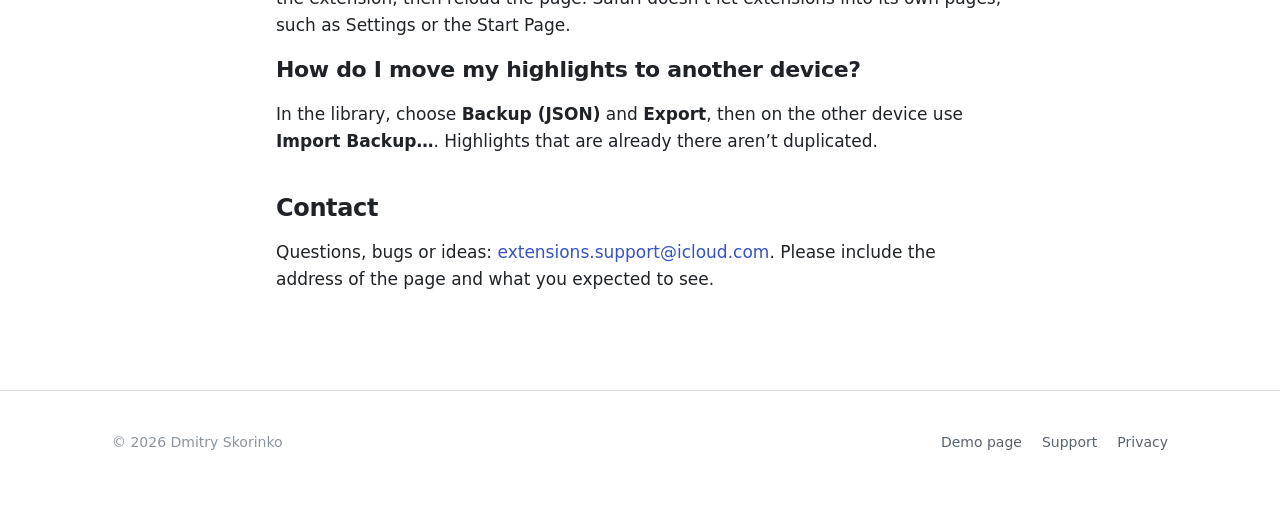
<file: support.html>
<!doctype html>
<html lang="en">
<head>
  <meta charset="utf-8">
  <meta name="viewport" content="width=device-width, initial-scale=1">
  <title>Support · Text Highlighter for Safari</title>
  <meta name="description" content="How to turn on Text Highlighter in Safari, and answers to common questions.">
  <link rel="icon" href="img/icon.png">
  <link rel="apple-touch-icon" href="img/apple-touch-icon.png">
  <link rel="stylesheet" href="style.css">
  <script src="site.js" defer></script>
</head>
<body>
<header class="site-header">
  <div class="wrap">
    <a class="brand" href="./"><img src="img/icon.png" alt="">Text Highlighter</a>
    <nav class="site-nav" aria-label="Main">
      <a class="hide-sm" href="./#features">Features</a>
      <a class="hide-sm" href="./#pricing">Pricing</a>
      <a href="demo.html">Try it</a>
      <a href="support.html">Support</a>
      <a href="privacy.html">Privacy</a>
    </nav>
  </div>
</header>
<main class="page">
  <h1>Support</h1>
  <p class="lead">Turning it on, using it, and what to do when a highlight doesn’t come back.</p>

  <h2>Turn it on: Mac</h2>
  <ol>
    <li>Open the Text Highlighter app once. Its window shows whether the extension is on.</li>
    <li>Click <strong>Quit and Open Safari Settings…</strong>, or in Safari choose <strong>Safari › Settings › Extensions</strong>.</li>
    <li>Tick <strong>Text Highlighter</strong>, then choose <strong>Always Allow on Every Website</strong> when Safari asks. (You can allow it on chosen sites only; highlights then work on those sites.)</li>
  </ol>

  <h2>Turn it on: iPhone and iPad</h2>
  <ol>
    <li>Open <strong>Settings</strong>, then <strong>Apps</strong>, then <strong>Safari</strong>, then <strong>Extensions</strong>.</li>
    <li>Tap <strong>Text Highlighter</strong> and turn on <strong>Allow Extension</strong>.</li>
    <li>Set <strong>All Websites</strong> to <strong>Allow</strong>.</li>
  </ol>
  <p>Then open any web page, such as the <a href="demo.html">demo page</a>, and select some text.</p>

  <h2>Use it</h2>
  <ul>
    <li><strong>Highlight:</strong> select text and pick a colour in the bar next to it. On a Mac you can also press <kbd>⌃</kbd><kbd>⇧</kbd><kbd>H</kbd>, or right-click and choose <strong>Highlight Selection</strong>.</li>
    <li><strong>Change it:</strong> click (or tap) a highlight to recolour it, add or edit a note, copy it or remove it.</li>
    <li><strong>See a page’s highlights:</strong> press <kbd>⌃</kbd><kbd>⇧</kbd><kbd>L</kbd>, or click the Text Highlighter toolbar button and choose <strong>Show Highlights on This Page</strong>. On iPhone and iPad, tap the page menu button beside the address, then Text Highlighter.</li>
    <li><strong>All highlights:</strong> <strong>Open Library</strong> in the toolbar button lists every page, with search, filters, notes and export.</li>
    <li><strong>Turn it off for a site:</strong> untick <strong>Highlight on</strong> the site in the toolbar button. Highlights there are kept and come back when you turn it on again.</li>
  </ul>

  <h2>Common questions</h2>
  <h3>A highlight didn’t come back</h3>
  <p>If the page changed so much that the words can’t be found, the highlight is kept and listed under <strong>Not found</strong> in the page’s panel and in the library. Nothing is deleted. If the words appear later (some pages load their text slowly, or as you scroll), the highlight is painted as soon as they do.</p>
  <h3>The bar doesn’t appear when I select text</h3>
  <p>Check that <strong>Show the toolbar when I select text</strong> is ticked in the toolbar button, and that highlighting isn’t turned off for the site. The keyboard shortcut and the right-click menu work either way. Text in form fields can’t be highlighted.</p>
  <h3>The toolbar button says it can’t see this page</h3>
  <p>Safari hasn’t allowed the extension on this website. Allow it in Safari’s settings for the extension, then reload the page. Safari doesn’t let extensions into its own pages, such as Settings or the Start Page.</p>
  <h3>How do I move my highlights to another device?</h3>
  <p>In the library, choose <strong>Backup (JSON)</strong> and <strong>Export</strong>, then on the other device use <strong>Import Backup…</strong>. Highlights that are already there aren’t duplicated.</p>

  <h2>Contact</h2>
  <p>Questions, bugs or ideas: <span data-email><a href="mailto:extensions.support@icloud.com">extensions.support@icloud.com</a></span>. Please include the address of the page and what you expected to see.</p>
</main>
<footer class="site-footer">
  <div class="wrap">
    <span>© <span data-year>2026</span> Dmitry Skorinko</span>
    <nav aria-label="Footer"><a href="demo.html">Demo page</a><a href="support.html">Support</a><a href="privacy.html">Privacy</a></nav>
  </div>
</footer>
</body>
</html>
</file>
<file: style.css>
/* Page Extractor website. System fonts, light and dark, no dependencies. */
:root {
  color-scheme: light dark;
  --bg: #ffffff;
  --bg-soft: #f6f6f9;
  --bg-tint: #eeecfb;
  --fg: #1f2328;
  --muted: #59636e;
  --faint: #8c959f;
  --border: #d8dee4;
  --card: #ffffff;
  --accent: #3552c8;
  --accent-hover: #2a44ad;
  --accent-fg: #ffffff;
  --brand: #1b1f27;
  --ok: #1a7f37;
  --code-bg: #f6f8fa;
  --shadow: 0 1px 2px rgba(31, 35, 40, .06), 0 12px 32px rgba(31, 35, 40, .10);
  --radius: 14px;
  --max: 1120px;
}
@media (prefers-color-scheme: dark) {
  :root {
    --bg: #121116;
    --bg-soft: #18171e;
    --bg-tint: #1f1c2e;
    --fg: #f0f6fc;
    --muted: #9198a1;
    --faint: #6e7681;
    --border: #2c2a35;
    --card: #1b1a21;
    --accent: #8fa4ff;
    --accent-hover: #a9b9ff;
    --accent-fg: #0d1240;
    --ok: #3fb950;
    --code-bg: #121116;
    --shadow: 0 1px 2px rgba(0, 0, 0, .3), 0 16px 40px rgba(0, 0, 0, .45);
  }
}

*, *::before, *::after { box-sizing: border-box; }
html { scroll-behavior: smooth; scroll-padding-top: 72px; }
body {
  margin: 0;
  background: var(--bg);
  color: var(--fg);
  font: 17px/1.6 -apple-system, BlinkMacSystemFont, "SF Pro Text", "Segoe UI", system-ui, sans-serif;
  -webkit-font-smoothing: antialiased;
}
img { max-width: 100%; height: auto; display: block; }
a { color: var(--accent); text-decoration: none; }
a:hover { text-decoration: underline; }
code, pre, kbd { font-family: ui-monospace, SFMono-Regular, "SF Mono", Menlo, Consolas, monospace; }
kbd {
  font-size: .85em;
  padding: 1px 6px;
  border: 1px solid var(--border);
  border-bottom-width: 2px;
  border-radius: 5px;
  background: var(--bg-soft);
}
.wrap { max-width: var(--max); margin: 0 auto; padding: 0 16px; }
@media (min-width: 700px) { .wrap { padding: 0 32px; } }

/* ---- Header ---- */
.site-header {
  position: sticky;
  top: 0;
  z-index: 10;
  background: color-mix(in srgb, var(--bg) 82%, transparent);
  -webkit-backdrop-filter: saturate(180%) blur(16px);
  backdrop-filter: saturate(180%) blur(16px);
  border-bottom: 1px solid color-mix(in srgb, var(--border) 60%, transparent);
}
.site-header .wrap { display: flex; align-items: center; gap: 24px; height: 60px; }
.brand { display: flex; align-items: center; gap: 10px; color: var(--fg); font-weight: 650; letter-spacing: -.01em; }
.brand:hover { text-decoration: none; }
.brand img { width: 30px; height: 30px; }
.site-nav { margin-left: auto; display: flex; align-items: center; gap: 22px; font-size: 15px; }
.site-nav a { color: var(--muted); }
.site-nav a:hover { color: var(--fg); text-decoration: none; }
.site-nav .btn { color: var(--accent-fg); }
@media (max-width: 760px) { .site-nav .hide-sm { display: none; } }

/* ---- Buttons ---- */
.btn {
  display: inline-flex;
  align-items: center;
  justify-content: center;
  gap: 8px;
  padding: 11px 20px;
  border-radius: 10px;
  font-weight: 600;
  font-size: 16px;
  line-height: 1.2;
  border: 1px solid transparent;
  transition: background .15s, border-color .15s, transform .15s;
}
.btn:hover { text-decoration: none; }
.btn:active { transform: translateY(1px); }
.btn-primary { background: var(--accent); color: var(--accent-fg); }
.btn-primary:hover { background: var(--accent-hover); }
.btn-ghost { background: var(--bg-soft); color: var(--fg); border-color: var(--border); }
.btn-ghost:hover { background: var(--bg-tint); }
.btn-small { padding: 7px 14px; font-size: 14px; border-radius: 8px; }
.btn svg { width: 18px; height: 18px; fill: currentColor; flex: none; }

/* ---- Hero ---- */
.hero {
  padding: 72px 0 32px;
  text-align: center;
  background: radial-gradient(90% 70% at 50% 0%, var(--bg-tint) 0%, var(--bg) 70%);
}
.eyebrow {
  display: inline-flex;
  align-items: center;
  gap: 8px;
  margin: 0 0 20px;
  padding: 5px 12px;
  border: 1px solid var(--border);
  border-radius: 999px;
  background: var(--card);
  color: var(--muted);
  font-size: 14px;
  font-weight: 500;
}
.eyebrow img { width: 18px; height: 18px; }
h1 {
  margin: 0 auto;
  max-width: 820px;
  font-size: clamp(40px, 7vw, 76px);
  line-height: 1.04;
  letter-spacing: -.035em;
  font-weight: 750;
}
.lead {
  margin: 22px auto 0;
  max-width: 640px;
  color: var(--muted);
  font-size: clamp(18px, 2.2vw, 21px);
}
.cta { display: flex; flex-wrap: wrap; justify-content: center; gap: 12px; margin-top: 32px; }
.fine { margin: 16px 0 0; color: var(--faint); font-size: 14px; }

/* ---- Browser frame ---- */
.frame {
  margin: 56px auto 0;
  max-width: 1040px;
  border-radius: var(--radius);
  overflow: hidden;
  background: var(--card);
  border: 1px solid var(--border);
  box-shadow: var(--shadow);
  text-align: left;
}
.frame-bar {
  display: flex;
  align-items: center;
  gap: 14px;
  height: 40px;
  padding: 0 14px;
  background: var(--bg-soft);
  border-bottom: 1px solid var(--border);
}
.frame-dots { display: flex; gap: 7px; }
.frame-dots i { width: 11px; height: 11px; border-radius: 50%; background: var(--border); }
.frame-dots i:nth-child(1) { background: #ff5f57; }
.frame-dots i:nth-child(2) { background: #febc2e; }
.frame-dots i:nth-child(3) { background: #28c840; }
.frame-url {
  flex: 1;
  max-width: 420px;
  margin: 0 auto;
  padding: 4px 12px;
  border: 1px solid var(--border);
  border-radius: 7px;
  background: var(--card);
  color: var(--muted);
  font-size: 13px;
  text-align: center;
  white-space: nowrap;
  overflow: hidden;
  text-overflow: ellipsis;
}
.frame-spacer { width: 47px; }
.frame img { width: 100%; height: auto; }
@media (max-width: 560px) { .frame-spacer, .frame-dots { display: none; } }

/* ---- Sections ---- */
section { padding: 88px 0; }
section.soft { background: var(--bg-soft); }
.section-head { text-align: center; max-width: 680px; margin: 0 auto 48px; }
h2 {
  margin: 0;
  font-size: clamp(30px, 4.5vw, 46px);
  line-height: 1.1;
  letter-spacing: -.03em;
  font-weight: 720;
}
.section-head p { margin: 14px 0 0; color: var(--muted); font-size: 19px; }
h3 { margin: 0 0 8px; font-size: 22px; letter-spacing: -.015em; line-height: 1.25; }

/* ---- Before / after ---- */
.compare { display: grid; gap: 20px; }
@media (min-width: 860px) { .compare { grid-template-columns: 1fr 1fr; } }
.pane {
  border: 1px solid var(--border);
  border-radius: var(--radius);
  background: var(--card);
  overflow: hidden;
  display: flex;
  flex-direction: column;
}
.pane-label {
  display: flex;
  align-items: center;
  justify-content: space-between;
  padding: 10px 16px;
  border-bottom: 1px solid var(--border);
  background: var(--bg-soft);
  color: var(--muted);
  font-size: 13px;
  font-weight: 600;
  letter-spacing: .02em;
  text-transform: uppercase;
}
.pane-label .tag { text-transform: none; letter-spacing: 0; font-weight: 500; color: var(--faint); }
.raw {
  margin: 0;
  padding: 20px;
  flex: 1;
  font-size: 13.5px;
  line-height: 1.65;
  color: var(--muted);
  white-space: pre-wrap;
  word-break: break-word;
}
.rendered { padding: 20px 24px; flex: 1; font-size: 15px; line-height: 1.55; }
.rendered .r-h1 { font-size: 26px; font-weight: 650; padding-bottom: 6px; margin: 0 0 12px; border-bottom: 1px solid var(--border); letter-spacing: -.01em; }
.rendered .r-h2 { font-size: 19px; font-weight: 650; padding-bottom: 4px; margin: 18px 0 10px; border-bottom: 1px solid var(--border); }
.rendered p { margin: 0 0 12px; }
.rendered ul { margin: 0 0 12px; padding-left: 22px; }
.rendered code { font-size: 13px; padding: 2px 6px; border-radius: 5px; background: color-mix(in srgb, var(--muted) 14%, transparent); }
.r-note { margin: 0 0 14px; padding: 6px 14px; border-left: 3px solid #0969da; }
.r-note b { display: flex; align-items: center; gap: 6px; color: #0969da; font-weight: 600; margin-bottom: 2px; }
@media (prefers-color-scheme: dark) { .r-note { border-color: #4493f8; } .r-note b { color: #4493f8; } }
.r-note svg { width: 15px; height: 15px; fill: currentColor; }

/* ---- Feature rows ---- */
.feature { display: grid; gap: 32px; align-items: center; }
.feature + .feature { margin-top: 96px; }
@media (min-width: 900px) {
  .feature { grid-template-columns: 5fr 7fr; gap: 56px; }
  .feature.flip { grid-template-columns: 7fr 5fr; }
  .feature.flip .feature-copy { order: 2; }
}
.feature-copy p { margin: 0 0 16px; color: var(--muted); font-size: 18px; }
.kicker { margin: 0 0 10px; color: var(--accent); font-size: 14px; font-weight: 650; letter-spacing: .04em; text-transform: uppercase; }
.ticks { list-style: none; margin: 0; padding: 0; }
.ticks li { position: relative; padding-left: 28px; margin: 8px 0; }
.ticks li::before {
  content: "";
  position: absolute;
  left: 0;
  top: .35em;
  width: 18px;
  height: 18px;
  border-radius: 50%;
  background: color-mix(in srgb, var(--ok) 16%, transparent) url("data:image/svg+xml,%3Csvg xmlns='http://www.w3.org/2000/svg' viewBox='0 0 16 16'%3E%3Cpath fill='%231a7f37' d='M13.78 4.22a.75.75 0 0 1 0 1.06l-7.25 7.25a.75.75 0 0 1-1.06 0L2.22 9.28a.75.75 0 1 1 1.06-1.06L6 10.94l6.72-6.72a.75.75 0 0 1 1.06 0Z'/%3E%3C/svg%3E") center / 12px no-repeat;
}
.shot {
  border-radius: var(--radius);
  overflow: hidden;
  border: 1px solid var(--border);
  box-shadow: var(--shadow);
  background: var(--card);
}

/* ---- Small things grid ---- */
.grid { display: grid; gap: 16px; grid-template-columns: repeat(auto-fill, minmax(240px, 1fr)); }
.tile {
  padding: 22px;
  border: 1px solid var(--border);
  border-radius: var(--radius);
  background: var(--card);
}
.tile .icon {
  display: grid;
  place-items: center;
  width: 38px;
  height: 38px;
  margin-bottom: 14px;
  border-radius: 10px;
  background: color-mix(in srgb, var(--accent) 12%, transparent);
  color: var(--accent);
}
.tile .icon svg { width: 18px; height: 18px; fill: currentColor; }
.tile h3 { font-size: 17px; margin-bottom: 4px; }
.tile p { margin: 0; color: var(--muted); font-size: 15px; line-height: 1.5; }

/* ---- Pricing ---- */
.price-card {
  max-width: 560px;
  margin: 0 auto;
  padding: 40px 32px;
  text-align: center;
  border: 1px solid var(--border);
  border-radius: 20px;
  background: var(--card);
  box-shadow: var(--shadow);
}
.price-card img { width: 72px; height: 72px; margin: 0 auto 16px; }
.price { margin: 8px 0 4px; font-size: 56px; font-weight: 750; letter-spacing: -.03em; line-height: 1; }
.price small { font-size: 18px; font-weight: 500; color: var(--muted); letter-spacing: 0; }
.price-card .ticks { display: inline-block; text-align: left; margin: 20px 0 28px; }

/* ---- FAQ ---- */
.faq { max-width: 760px; margin: 0 auto; }
.faq details { border-bottom: 1px solid var(--border); padding: 4px 0; }
.faq summary {
  cursor: pointer;
  list-style: none;
  padding: 16px 32px 16px 0;
  font-weight: 600;
  font-size: 18px;
  position: relative;
}
.faq summary::-webkit-details-marker { display: none; }
.faq summary::after {
  content: "+";
  position: absolute;
  right: 4px;
  top: 12px;
  color: var(--faint);
  font-size: 24px;
  font-weight: 400;
  transition: transform .2s;
}
.faq details[open] summary::after { transform: rotate(45deg); }
.faq details p { margin: 0 0 18px; color: var(--muted); }

/* ---- Footer ---- */
.site-footer { padding: 40px 0 56px; border-top: 1px solid var(--border); color: var(--faint); font-size: 14px; }
.site-footer .wrap { display: flex; flex-wrap: wrap; gap: 12px 24px; align-items: center; }
.site-footer nav { display: flex; gap: 20px; margin-left: auto; }
.site-footer a { color: var(--muted); }

/* ---- Text pages (privacy, support) ---- */
.page { max-width: 760px; margin: 0 auto; padding: 64px 16px 80px; }
.page h1 { font-size: clamp(36px, 6vw, 52px); text-align: left; margin: 0; }
.page .lead { margin: 12px 0 32px; text-align: left; }
.page h2 { font-size: 24px; margin: 40px 0 10px; letter-spacing: -.015em; }
.page p, .page li { color: var(--fg); }
.page .callout {
  padding: 18px 22px;
  border: 1px solid var(--border);
  border-radius: var(--radius);
  background: var(--bg-soft);
}
.page code { font-size: .9em; padding: 2px 6px; border-radius: 5px; background: var(--bg-soft); border: 1px solid var(--border); }

/* ---- Polish ---- */
h1, h2, h3 { text-wrap: balance; }
.lead, .section-head p, .feature-copy p { text-wrap: pretty; }
:not(pre) > code {
  font-size: .86em;
  padding: .12em .4em;
  border-radius: 6px;
  background: color-mix(in srgb, var(--muted) 13%, transparent);
}
.price-card h2 { font-size: 24px; letter-spacing: -.015em; }
.price { margin-top: 14px; }
.brand, .btn, .site-nav a { white-space: nowrap; }
@media (max-width: 420px) {
  .site-header .wrap { gap: 12px; }
  .site-nav { gap: 14px; }
}

/* ---- Page Extractor additions ---- */
.trio { display: grid; gap: 16px; grid-template-columns: repeat(auto-fit, minmax(240px, 1fr)); margin-top: 8px; }
.trio .tile h3 { display: flex; align-items: center; gap: 10px; }
.tile .icon svg.line { fill: none; stroke: currentColor; stroke-width: 1.8; stroke-linecap: round; stroke-linejoin: round; }
.steps { max-width: 760px; margin: 0 auto; padding-left: 22px; }
.steps li { margin: 10px 0; }
</file>
